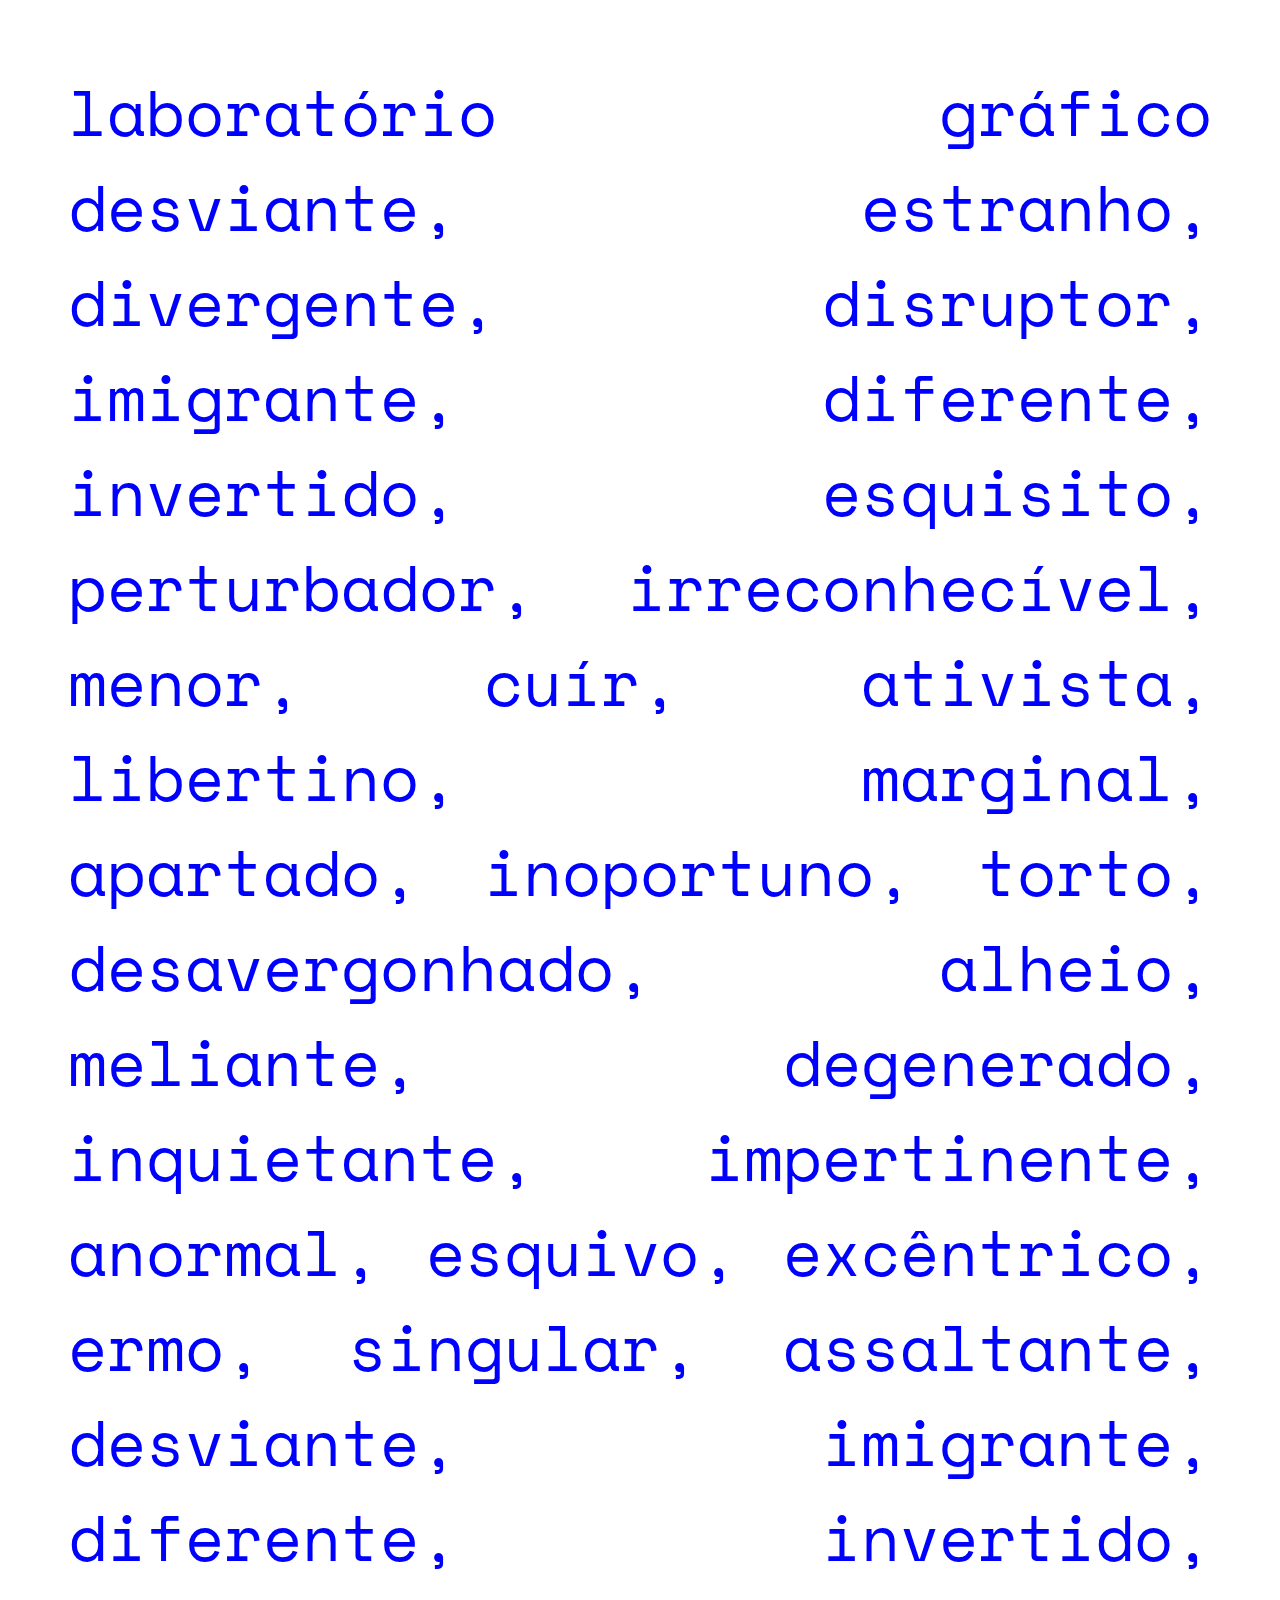
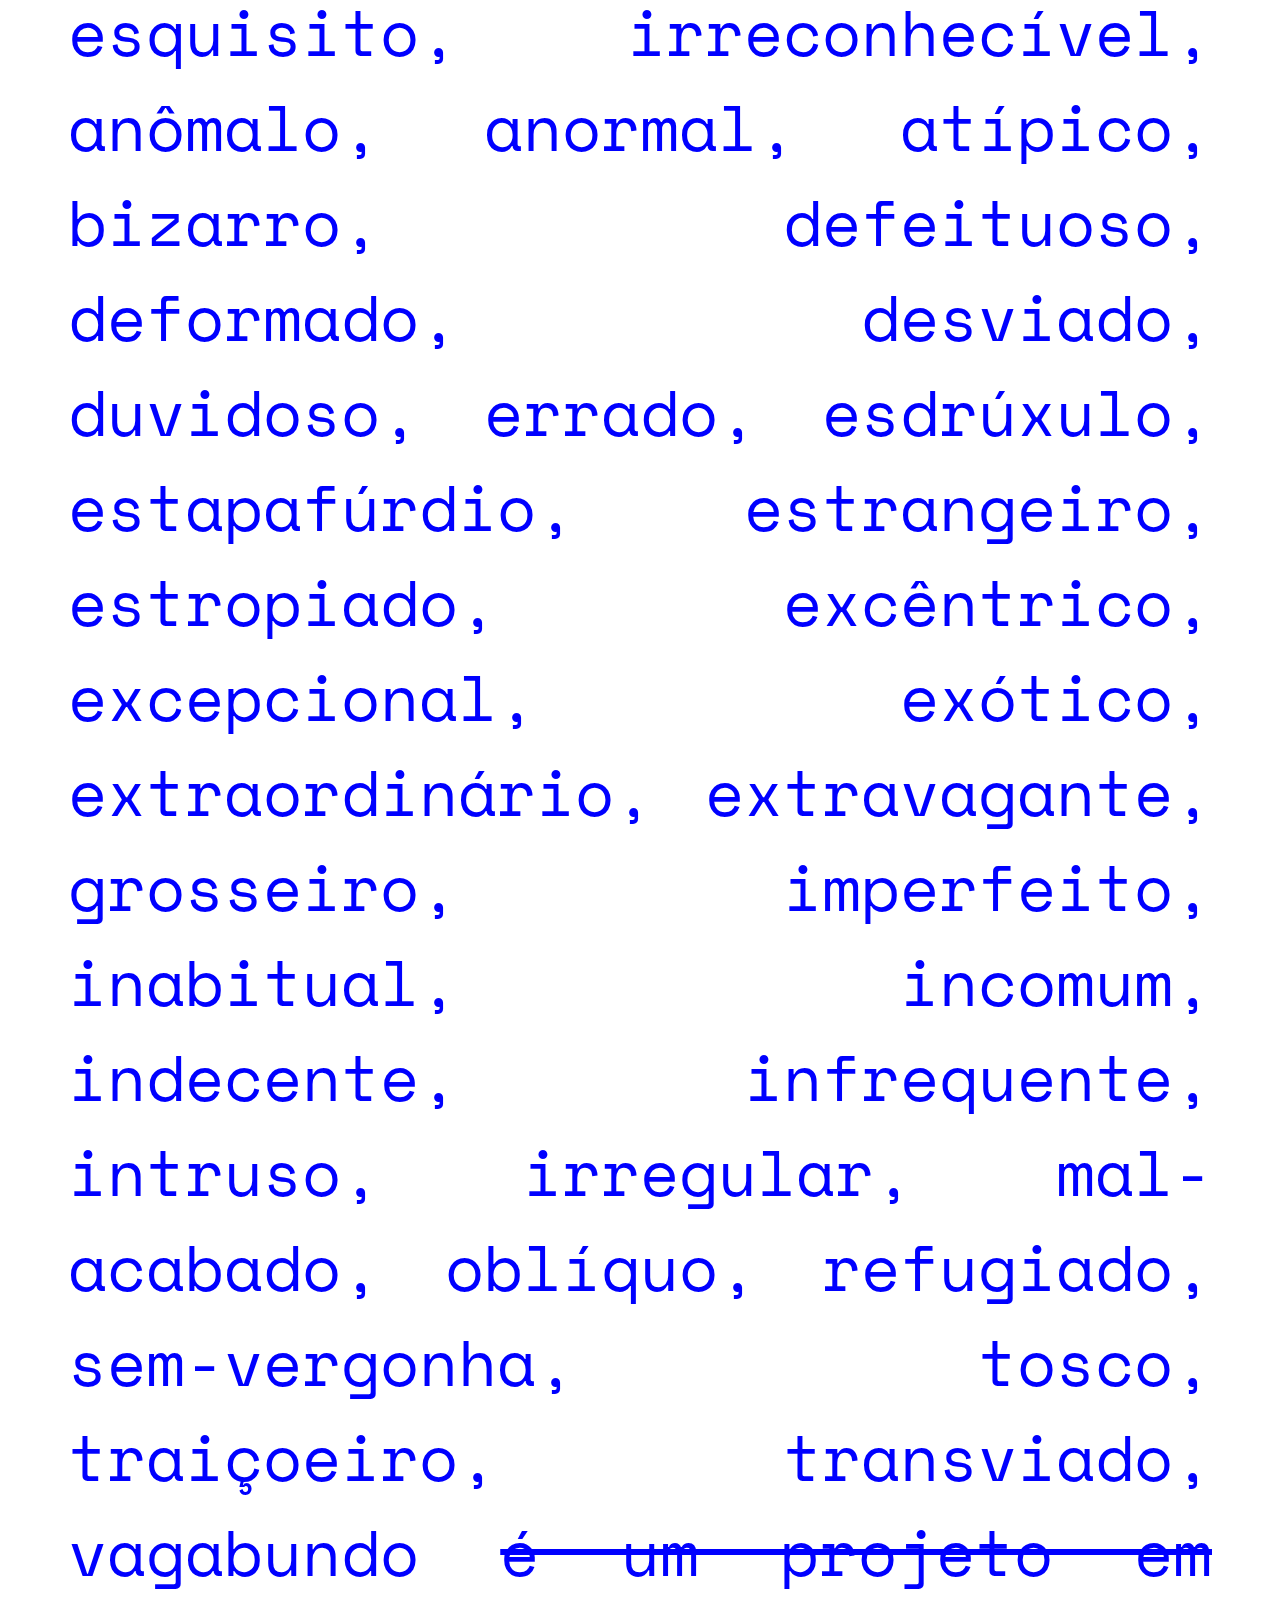
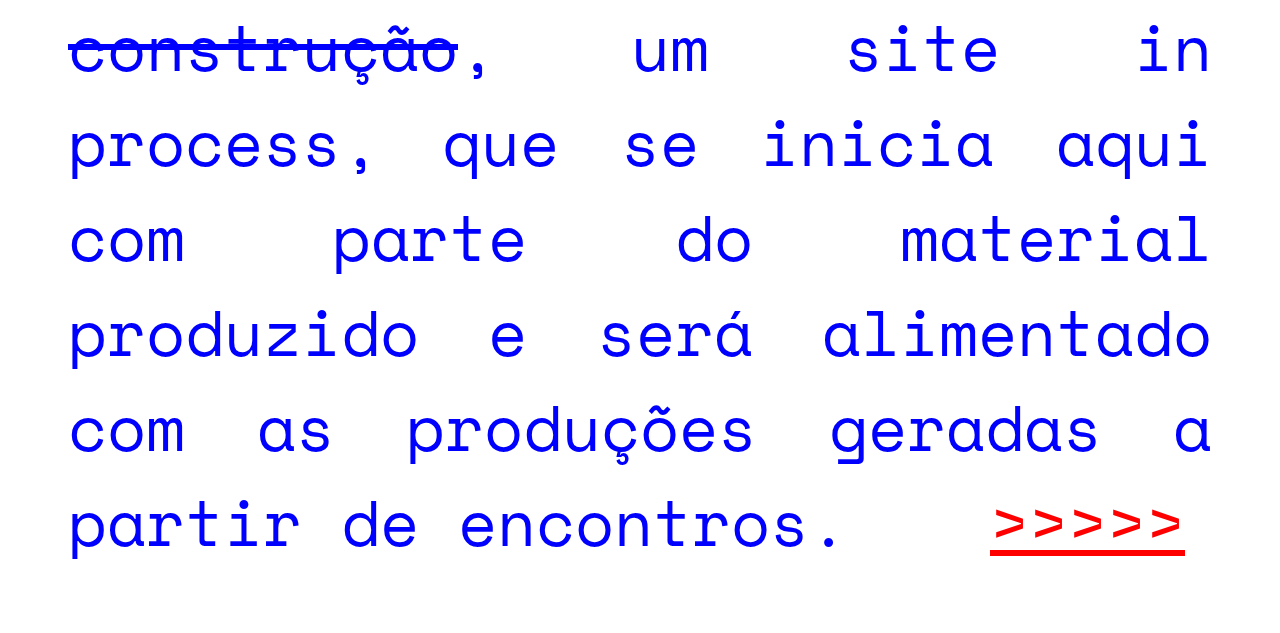
<file: process.html>
<!doctype html>
<html>
<head>
	<title>L_G_Desviante</title>
	<meta name="description" content="laborat&oacute;rio gr&aacute;fico desviante" />
	<link rel="stylesheet" href="/style.css" />
	<link href="https://fonts.googleapis.com/css?family=Asul|Space+Mono|Work+Sans" rel="stylesheet">
</head>

<body>
	


	<div class="home">
		<p style= "text-align: justify; font-family: 'Space Mono', monospace; font-size: 64px; color: blue; ">laborat&oacute;rio gr&aacute;fico desviante, estranho, divergente, disruptor, imigrante, diferente, invertido, esquisito, perturbador, irreconhec&iacute;vel, menor, cu&iacute;r, ativista, libertino, marginal, apartado, inoportuno, torto, desavergonhado, alheio, meliante, degenerado, inquietante, impertinente, anormal, esquivo, exc&ecirc;ntrico, ermo, singular, assaltante, desviante, imigrante, diferente, invertido, esquisito, irreconhec&iacute;vel, an&ocirc;malo, anormal, at&iacute;pico, bizarro, defeituoso, deformado, desviado, duvidoso, errado, esdr&uacute;xulo, estapaf&uacute;rdio, estrangeiro, estropiado, exc&ecirc;ntrico, excepcional, ex&oacute;tico, extraordin&aacute;rio, extravagante, grosseiro, imperfeito, inabitual, incomum, indecente, infrequente, intruso, irregular, mal-acabado, obl&iacute;quo, refugiado, sem-vergonha, tosco, trai&ccedil;oeiro, transviado, vagabundo <strike> &eacute; um projeto em constru&ccedil;&atilde;o</strike>, um site in process, que se inicia aqui com parte do material produzido e ser&aacute; alimentado com as produ&ccedil;&otilde;es geradas a partir de encontros. &emsp; <a href="/">>>>>></a>


</p>
		
	</div>

</body>
</html>
</file>
<file: style.css>
a  {
color: red;
}

a:hover{
color: blue;
position: relative;
  }

a:active{
color: #00f7ff;
}

a[title]:hover:after {
  content: attr(title);
  padding: 4px 8px;
  color: #fff;
  background-color: rgba(255, 0, 0, 0.9);
  position: absolute;
  left: 25%;
  margin-top: 50%;
  z-index: 20;
  white-space: nowrap;
  -moz-box-shadow: 0px 0px 25px red;
  -webkit-box-shadow: 0px 0px 25px red;
  box-shadow: 0px 0px 25px red;
}




.home{
font-family: 'Space Mono', monospace; font-size: 56px; margin: 0 60px;
}

.texto{
float: left; width: 360px; margin-left:20px; margin-top:126px; margin-right:20px; font-family: 'Space Mono', monospace; color: #000;
}

.texto2{
float: left; width: 590px; margin-left:20px; margin-top:180px; font-family: 'Space Mono', monospace; color: #666;
}

.texto3{
clear: both; float: left; width: 590px; margin-left:80px; margin-top:-55px; margin-right:20px; font-family: 'Space Mono', monospace; color: #666;
}

.texto4{
float: left; width: 590px; margin-left:20px; margin-top:50px; margin-right: 30px; font-family: 'Space Mono', monospace; color: #999;
}



.rodape{
background-color: #000;
margin-left:0px; 
margin-top: 200px; 
margin-bottom: 0px;
padding: 60px 20px 20px 20px;
font-family: 'Space Mono', monospace;
}

.construcao{
text-align: left; font-family: 'Space Mono', monospace; font-size: 10px; color: #999; margin-left: 20px;
}

h1 {
font-family: 'Space Mono', monospace;
font-size: 21px;
color: blue;
}


h2 {
font-family: 'Space Mono', monospace;
font-size: 48px;
color: red;
line-height: 48px;
font-weight: normal;
}


h2 a{
text-decoration: none;
}

h2 a:visited{
text-decoration: none;
color: red;

}


h2 a:hover{
color: blue;
}


h2 a:active{
color: #00f7ff;
}


.texto2 h2{
 font-family: 'Space Mono', monospace; 
 color: #666;

}

.dragme{
position:relative;
cursor: move;
}

.type-wrap {
clear: both;
margin-left: 40px;
font-family: 'Space Mono', monospace;
color: #000;
font-weight: normal;
}

.type-wrap2 {
	clear: both;
	margin-left: 40px;
font-family: 'Space Mono', monospace;
font-size: 64px;
color: red;
font-weight: normal;
}

.fontes:hover{
-moz-box-shadow: 0 0px 90px red;
-webkit-box-shadow: 0 0px 90px red;
box-shadow: 0 0px 90px red;
}

.posters:hover{
-moz-box-shadow: 0 0px 90px grey;
-webkit-box-shadow: 0 0px 90px grey;
box-shadow: 0 0px 90px grey;
}

.dragme:hover{
-moz-box-shadow: 0 0px 90px grey;
-webkit-box-shadow: 0 0px 90px grey;
box-shadow: 0 0px 90px grey;
}
</file>
